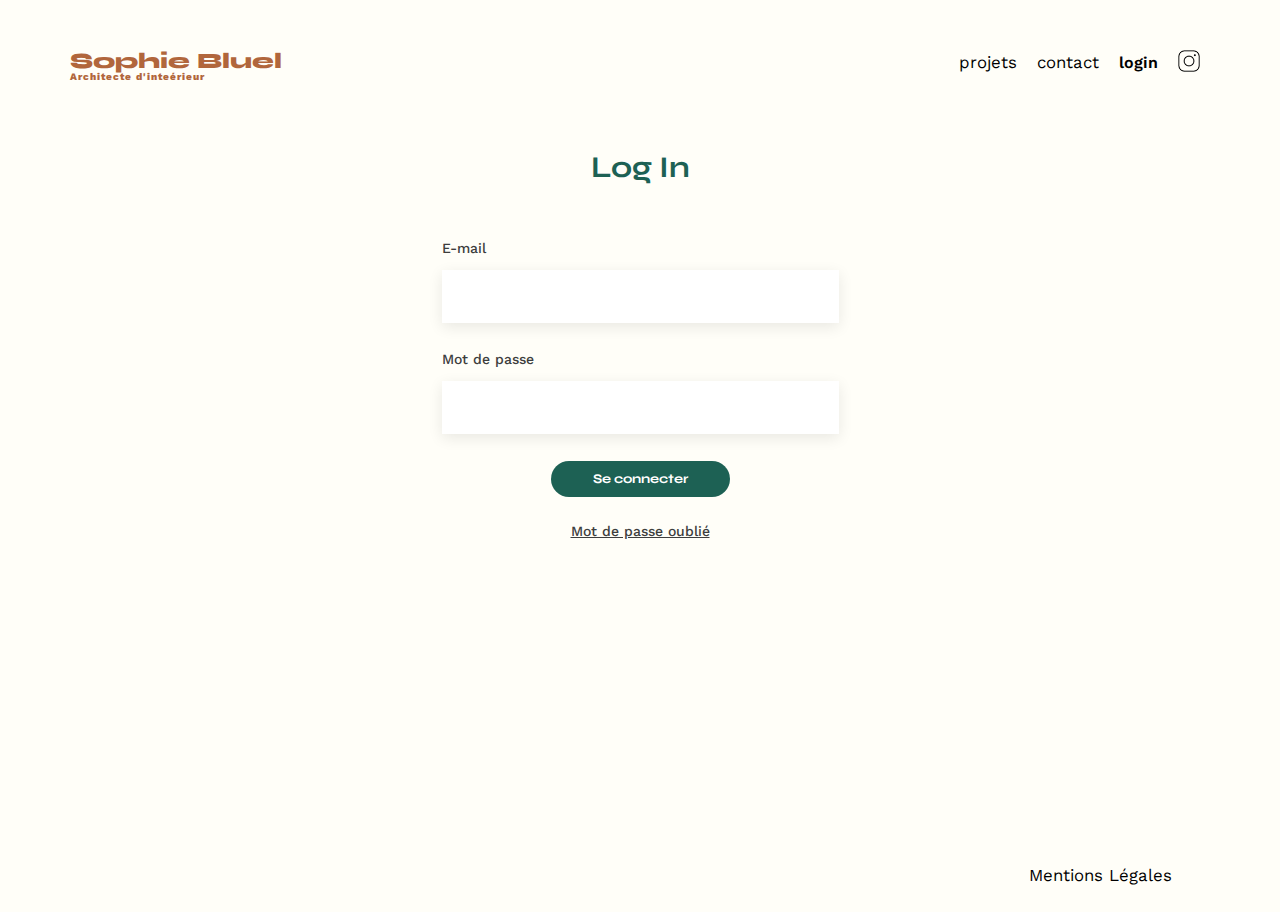
<file: FrontEnd/connexion.html>
<!DOCTYPE html>
<html lang="fr">
<head>
	<meta charset="UTF-8">
	<title>Sophie Bluel - Architecte d'intérieur</title>
	<meta name="viewport" content="width=device-width, initial-scale=1.0">
	<link rel="preconnect" href="https://fonts.googleapis.com">
	<link rel="preconnect" href="https://fonts.gstatic.com" crossorigin>
	<link href="https://fonts.googleapis.com/css2?family=Syne:wght@700;800&family=Work+Sans&display=swap" rel="stylesheet">
	<meta name="description" content="">
	<link rel="stylesheet" href="./assets/style.css">
	<link rel="stylesheet" href="./assets/connexion.css">
	<link rel="stylesheet" href="./assets/modal1.css">
	<link rel="stylesheet" href="./assets/modal2.css">
    <link rel="stylesheet" href="./assets/modal.css">

    <script src="assets/scripts/connexion.js" defer></script>

</head>
<body>
    <header>
        <h1>Sophie Bluel <span>Architecte d'inteérieur</span></h1>
        <nav>
            <ul>
                <li><a href="index.html">projets</a></li>
                <li><a href="index.html#contact">contact</a></li>
                <li><a class="active" href="connexion.html">login</a></li>
                <li><img src="./assets/icons/instagram.png" alt="Instagram"></li>
            </ul>
        </nav>
    </header>

    
    <section id="connexion">
        <h2>Log In</h2>

        <form action="" name="form1" method="post" class="form1" id="form1">
            <label for="email">E-mail</label>
            <input name="email" id="email" type="email">

            <label for="password">Mot de passe</label>
            <input name="password" id="password" type="password">

            <input value="Se connecter" id="submit" type="submit">
        </form>

        <p>Mot de passe oublié</p>

        <span id="erreur"></span>
    </section>
    

    <footer>
        <nav>
            <ul>
                <li>Mentions Légales</li>
            </ul>
        </nav>
    </footer>
    
</body>
</html>
</file>
<file: FrontEnd/assets/connexion.css>
body{
    width: 100%;
    margin:auto;
    font-family: 'Work Sans' ;
    font-size: 14px;
    background: #FFFEF8;
}
.form1{
    display: block;
}

#connexion {
	display: flex;
    justify-content: center;
    align-items: center;
    flex-direction: column;
    height: 100%;
    margin-bottom: 300px;
}
#connexion h2{
	margin-top: 20px;
}
#connexion form {
	text-align: left;
	margin-top: 30px;
	display: flex;
	flex-direction: column;
}
#connexion label {
  color: #3D3D3D;
  font-family: Work Sans;
  font-size: 14px;
  font-style: normal;
  font-weight: 500;
  line-height: normal;
	margin: 2em 0 1em 0;
}
#connexion input[type="email"], input[type="password"]{
  width: 379px;
  height: 51px;
  flex-shrink: 0;
	font-size: 1.2em;
	border: none;
	box-shadow: 0px 4px 14px rgba(0, 0, 0, 0.09);
  padding-left: 16px;
}
#connexion input[type="submit"]{
	font-family: 'Syne';
	font-weight: 700;
	color: white;
	background-color: #1D6154;
	margin : 2em auto ;
	text-align: center;
	border-radius: 60px ;
    border: none;
    width: 179px;
    height: 36px;
    flex-shrink: 0;
}
#connexion input.error{
    border: 1px solid rgba(220, 20, 60, 0.7);
    box-shadow: 0px 0px 4px crimson;
    border-radius: 5px;
}
#connexion p {
    color: #3D3D3D;
    font-family: Work Sans;
    font-size: 14px;
    font-style: normal;
    font-weight: 500;
    line-height: normal;
    text-decoration-line: underline;
    margin-bottom: 2em;
}
#erreur{
    color: #af142e;
    font-family: Work Sans;
    font-size: 16px;
    font-style: normal;
    font-weight: 600;
}

a.active{
    color: #000;
    text-align: center;
    font-family: Work Sans;
    font-size: 16px;
    font-weight: 600;
}

 /* ====================== Modal Déconnexion userId ===================== */

  .modalDeco{
    box-shadow: 0px 4px 14px rgba(0, 0, 0, 0.1), 0 0 0 100vw rgb(0 0 0 / 0.5);
    background: #fff;
    color: #222;
    border: 0;
    border-radius: 10px;
    padding: 0;
  }
  .modalDeco[open]{
      animation: fade-in 400ms forwards;
    -webkit-animation: fade-in 400ms forwards;
  }
  .modalDeco[open]::backdrop {
    background: rgb(0 0 0 / 0.5);
    animation: fade-in 400ms forwards;
    -webkit-animation: fade-in 400ms forwards;
  }
  .modalDeco[open] {
    animation: slide__left 1000ms forwards, fade-in 500ms forwards;
    -webkit-animation: slide__left 1000ms forwards, fade-in 500ms forwards;
  }
  .modalDeco[closing] {
    display: block;
    pointer-events: none;
    inset: 0;
    animation: slide__right 1000ms forwards, fade-out 500ms forwards;
    -webkit-animation: slide__right 1000ms forwards, fade-out 500ms forwards;
  } 
  .container{
    display: flex;
    align-items: center;
    flex-flow: row wrap;
    gap: 14px;
    padding: 25px 20px;
  }
  .container .fa-circle-exclamation{
    font-size: 40px;
    color: #4070f4;
  }
  .container h3{
    font-size: 16px;
    font-family:  sans-serif;
    font-weight: 400;
  }
  .container .divButton{
    display: flex;
    justify-content: flex-end; 
    gap: 1rem;
    width: 100%;
  }
  .container .divButton .btn{
    font-family:  sans-serif;
      color: #fff;
      font-size: 15px;
      font-weight: 400;
      padding: 12px 20px;
      background: #4070f4;
      border-radius: 6px;
      box-shadow: 0 5px 10px rgba(0, 0, 0, 0.1);
      cursor: pointer;
    transition: 0.3s;
    border: 1px solid rgba(0, 0, 0, 0.1);
    letter-spacing: 1px;
  }
  .container .divButton .btnConfirm:hover{
      background: #fff;
      color: #4070f4;
  }
  @keyframes slide__left {
    0% {
      transform: translateX(-100%);
  }
    100% {
      transform: translateX(0%);
      }
  }
  @keyframes slide__right {
    0% {
      transform: translateX(0%);
    }
    100% {
      transform: translateX(100%);
    }
  }
</file>
<file: FrontEnd/assets/modal1.css>
*::after,
*::before {
    margin: 0;
    padding: 0;
    box-sizing: border-box;
    list-style: none;
    scroll-behavior: smooth;
    text-decoration: none;
}
body{
	position: relative;
}
.overlay{
	/*display: none;*/

	visibility: hidden;
	opacity: 0;
	position: fixed;
	top: 0;
	left: 0;
	right: 0;
	bottom: 0;
	/* width: 100%;
	height: 100%; */
	background: rgba(0, 0, 0, 0.8);
	transition: all 0.4s ease-out;
}
.overlay.active{
	/*display: block;*/

	visibility: visible;
	opacity: 1;
	transition: all 0.4s ease-out;
}
.modal1{
	/*display: none;*/
	visibility: hidden;
	opacity: 0;
	position: absolute;
	top: -10%;
	left: 50%;	
	transform: translate(-50%, -50%);
	width: 100%;
	max-width: calc(50ch - 20px);
	min-width: calc(300px - 20px);
	max-height: calc(100vh - 20px);
	overflow: hidden;
	background: #FFF;
	border-radius: 10px;
	-webkit-border-radius: 10px;
	-moz-border-radius: 10px;
	-ms-border-radius: 10px;
	-o-border-radius: 10px;
	padding: 60px 105px 48px 105px;
	box-shadow: 0px 4px 14px rgba(0, 0, 0, 0.09);
	transform: translate(-50%, -100%);
	-webkit-transform: translate(-50%, -100%);
	-moz-transform: translate(-50%, -100%);
	-ms-transform: translate(-50%, -100%);
	-o-transform: translate(-50%, -100%);
	transition: 0.5s all ease-out;
	-webkit-transition: 0.5s all ease-out;
	-moz-transition: 0.5s all ease-out;
	-ms-transition: 0.5s all ease-out;
	-o-transition: 0.5s all ease-out;
}
.modal1.openModale{
	/* display: block; */

	visibility: visible;
	opacity: 1;
	transform: translate(-50%, -50%);
	-webkit-transform: translate(-50%, -50%);
	-moz-transform: translate(-50%, -50%);
	-ms-transform: translate(-50%, -50%);
	-o-transform: translate(-50%, -50%);
}
#modal1.hidden{
	display: flex;
}
#modal1[aria-hidden="true"]{
	animation: fadeOut 0.5s both;
	-webkit-animation: fadeOut 0.5s both;
}

.modal1 .iconsModal1-x{
	display: block;
	position: absolute;
	font-size: 24px;
	top: 30px;
	right: 30px;
	color: #000;
	transition: all 1s ease-out;
	-webkit-transition: all 1s ease-out;
	-moz-transition: all 1s ease-out;
	-ms-transition: all 1s ease-out;
	-o-transition: all 1s ease-out;
}
.modal1 .iconsModal1-x:hover{
	transform: rotate(180deg);
	-webkit-transform: rotate(180deg);
	-moz-transform: rotate(180deg);
	-ms-transform: rotate(180deg);
	-o-transform: rotate(180deg);
}
#modal1-container{
	display: flex;
	justify-content: center;
	flex-flow: column wrap;
}
#modal1-container h3{
	text-align: center;
	font-family: Work Sans;
	font-size: 26px;
	font-weight: 400;
	color: #000;
	padding-bottom: 41px;
}
#modal1-container #modal1-gallerie{
	display: grid;
	flex-wrap: wrap;
	grid-template-columns: repeat(5, 1fr);
	grid-column-gap: 5px;
	grid-row-gap: 25px;
	margin-bottom: 50px;
	position: relative;
}
#modal1-container .boutons{
	display: flex;
	justify-content: center;
	align-items: center;
	flex-flow: column wrap;
	gap: 23px;
	border-top: 1px solid #B3B3B3;
	padding-top: 34px;
}
#modal1-container .boutons #ajouterPhoto{
	display: flex;
	justify-content: center;
	align-items: center;
	border-radius: 60px;
    background: #1D6154;
	font-family: Syne;
	font-size: 14px;
	font-weight: 700;
	color: #FFF;
	width: 237px;
    height: 36px;
    flex-shrink: 0;
	border: 1px solid #1D6154;
}
#modal1-container .boutons #supprimeGallerie{
	display: flex;
	justify-content: center;
	align-items: center;
	font-family: Syne;
	font-size: 14px;
	background-color: transparent;
	font-weight: 400;
	color: #D65353;
	width: 230px;
}
#modal1-gallerie figure{
	position: relative;
}
#modal1-gallerie figure img{
	display: block;
	width: 100%;
	height: 100%;
	object-fit: cover;
	padding: 2px 0;
	position: relative;
}
.editer{
	display: flex;
	color: #000;
	text-align: center;
	font-family: Work Sans;
	font-size: 12px;
	font-weight: 400;
	background: #FFF;
	border: none
}
.fa-trash-can{
	position: absolute;
	display: flex;
	justify-content: center;
	align-items: center;
	top: 8px;
	right: 5px;
	width: 17px;
	height: 17px;
	font-size: 9px;
	background: #000;
	color: #fff;
	border-radius: 3px;
	-webkit-border-radius: 3px;
	-moz-border-radius: 3px;
	-ms-border-radius: 3px;
	-o-border-radius: 3px;
	cursor: pointer;
}
.fa-arrows-up-down-left-right{
    position: absolute;
    display: none;
    justify-content: center;
    align-items: center;
    top: 8px;
    right: 27px;
    width: 17px;
    height: 17px;
    font-size: 9px;
    background: #000;
    color: #fff;
    border-radius: 3px;
    -webkit-border-radius: 3px;
    -moz-border-radius: 3px;
    -ms-border-radius: 3px;
    -o-border-radius: 3px;
    cursor: pointer;
    animation: fade 0.3s ease-out;
    -webkit-animation: fade 0.3s ease-out;
}
figure:hover .fa-arrows-up-down-left-right{
    display: flex;
}
@keyframes fade{
	from { opacity: 0; }
	to { opacity: 1; }
}

.delete{
    display: none;
}
</file>
<file: FrontEnd/assets/modal2.css>
*::after,
*::before {
  margin: 0;
  padding: 0;
  box-sizing: border-box;
  list-style: none;
  scroll-behavior: smooth;
  text-decoration: none;
}
#modal2{
    display: none;
    justify-content: center;
    align-items: center;
    flex-wrap: wrap;
    width: 630px;
    max-width: calc(100% - 20px);
    max-height: calc(100vh - 20px);
    overflow: hidden;
    background: #FFF;
    position: absolute;
    top: -10%;
    left: 50%;
    box-shadow: 0px 4px 14px rgba(0, 0, 0, 0.09);
    transform: translate(-50%, -50%);
    animation: slide-left 1000ms forwards, fade-in 500ms forwards;
    -webkit-animation: slide-left 1000ms forwards, fade-in 500ms forwards;
    border-radius: 10px;
    -webkit-border-radius: 10px;
    -moz-border-radius: 10px;
    -ms-border-radius: 10px;
    -o-border-radius: 10px;
}
#modal2.hidden{
	display: flex;
}
#modal2[aria-hidden="true"]{
    animation: slide-right 1000ms forwards, fade-out 1000ms forwards;
    -webkit-animation: slide-right 1000ms forwards, fade-out 1000ms forwards;
}
@keyframes fadeIn{
	from {
        opacity: 0;
        transform: translate(-50%, calc(-50% - 50px));
        -webkit-transform: translate(-50%, calc(-50% - 50px));
        -moz-transform: translate(-50%, calc(-50% - 50px));
        -ms-transform: translate(-50%, calc(-50% - 50px));
        -o-transform: translate(-50%, calc(-50% - 50px));
    }
	to { 
		transform: translate(-50%, calc(-50% - 0px));
		-webkit-transform: translate(-50%, calc(-50% - 0px));
		-moz-transform: translate(-50%, calc(-50% - 0px));
		-ms-transform: translate(-50%, calc(-50% - 0px));
		-o-transform: translate(-50%, calc(-50% - 0px));
		opacity: 1;
	}
}
@keyframes fadeOut{
	from { opacity: 1; }
	to { opacity: 0; }
}
@keyframes slide-left{
    0% {
        transform: translate(-100%, calc(-50% - 0%));
        -webkit-transform: translate(-100%, calc(-50% - 0%));
        -moz-transform: translate(-100%, calc(-50% - 0%));
        -ms-transform: translate(-100%, calc(-50% - 0%));
        -o-transform: translate(-100%, calc(-50% - 0%));
    }
    100% {
        transform: translate(-50%, calc(-50% - 0%));
        -webkit-transform: translate(-50%, calc(-50% - 0%));
        -moz-transform: translate(-50%, calc(-50% - 0%));
        -ms-transform: translate(-50%, calc(-50% - 0%));
        -o-transform: translate(-50%, calc(-50% - 0%));
    }
}
@keyframes slide-right{
    0% {
        transform: translate(-50%, calc(-50% - 0%));
        -webkit-transform: translate(-50%, calc(-50% - 0%));
        -moz-transform: translate(-50%, calc(-50% - 0%));
        -ms-transform: translate(-50%, calc(-50% - 0%));
        -o-transform: translate(-50%, calc(-50% - 0%));
    }
    100% {
        transform: translate(100%, calc(-50% - 0%));
        -webkit-transform: translate(100%, calc(-50% - 0%));
        -moz-transform: translate(100%, calc(-50% - 0%));
        -ms-transform: translate(100%, calc(-50% - 0%));
        -o-transform: translate(100%, calc(-50% - 0%));
    }
}
@keyframes fade-in{
    0% {
      opacity: 0;
    }
    100% {
      opacity: 1;
    }
}
  
  
@keyframes fade-out{
    0% {
      opacity: 1;
    }
    100% {
      opacity: 0;
    }
}
#modal2 .iconsModal2{
    display: flex;
    justify-content: space-between;
    width: 100%;
    padding: 26px 30px 10px 30px;
}
#modal2 .icons{
    display: flex;
    justify-content: center;
    align-items: center;
	font-size: 24px;
	color: #000;
}
#modal2-container{
	display: flex;
	justify-content: center;
	flex-direction: column;
}
#modal2-container h3{
	text-align: center;
	font-family: Work Sans;
	font-size: 26px;
	font-weight: 400;
	color: #000;
	padding-bottom: 36px;
}
#modal2-container .form2{
    display: flex;
    text-align: left;
    align-items: center;
    flex-direction: column;
}
.ajoutPhoto{
    display: flex;
    justify-content: center;
    align-items: center;
    flex-direction: column;
    width: 100%;
    height: 169px;
    border-radius: 3px;
    background: #E8F1F6;
    position: relative;
}
.ajoutPhoto .wrapper-previewImage{
    position: absolute;
    top: 0;
    max-width: 126px;
    max-height: 160px;
	display: none;
	grid-template-columns: 1fr;
    justify-content: center;
    align-items: center;
    flex-wrap: wrap;
}
.ajoutPhoto .wrapper-previewImage img{
    width: 100%;
    height: 100%;
    object-fit: cover;
}
.form2 .ajoutPhoto .fa-image{
    color: #B9C5CC;
    -webkit-text-stroke: transparent;
    font-size: 76px;
    padding-bottom: 10px;
    display: flex;
    opacity: 1;
}
.form2 .ajoutPhoto .label_image{
    display: flex;
    justify-content: center;
    align-items: center;
    border-radius: 50px;
    background: #CBD6DC;
    width: 173px;
    height: 36px;
    flex-shrink: 0;
    font-family: Work Sans;
    font-size: 14px;
    font-weight: 500;
    color: #306685;
    border: #CBD6DC;
    position: relative;
    cursor: pointer;
}
.form2 .ajoutPhoto input{
    display: block;
    position: absolute;
    top: 232px;
    width: 173px;
    min-height: 36px;
    font-size: 24px;
    appearance: none;
    opacity: 0;
    border-radius: 50px;
    cursor: pointer;
}
.form2 .ajoutPhoto .p_image_preview{
    display: block;
    text-align: center;
    font-family: Work Sans;
    font-size: 10px;
    font-weight: 400;
    color: #444;
    padding-top: 7px;
}
.formTitleCat{
    display: flex;
    justify-content: center;
    align-items: center;
    flex-direction: column;
    position: relative;
}
.formTitleCat label {
    width: 100%;
    text-align: start;
    color: #3D3D3D;
    font-family: Work Sans;
    font-size: 14px;
    font-weight: 500;
	margin: 2em 0 1em 0;
}
.formTitleCat input[type="text"]{
    display: block;
    font-family: Work Sans;
    font-weight: 400;
    color: #444;
    padding: 18px 0 17px 16px;
    width: 436px;
    height: 100%;
	font-size: 15px;
	border: none;
	box-shadow: 0px 4px 14px rgba(0, 0, 0, 0.09);
}
/********* efface la petite flèche d'origine, et on change pour une image *********/
.formTitleCat select{
    display: block;
    -webkit-appearance: none;
    -moz-appearance: none;
    background: transparent;
    background-image: url(images/chevron-down-solid\ 1.png); 
    background-repeat: no-repeat;
    background-position-x: 95%;
    background-position-y: 20px;
    width: 11.18px;
    height: 11.18px;
    margin-bottom: 47px;
    font-family: Work Sans;
    width: 100%;
    height: 100%;
    border: none;
    border-radius: 5px;
    padding: 18px 0 17px 16px;
    color: #444;
    background-color: rgb(255, 255, 255);
    box-shadow: 0px 4px 14px rgba(0, 0, 0, 0.09);
    font-size: 15px;
    font-weight: 400;
    overflow: hidden;
}
.valider{
    border-top: 1px solid #B3B3B3;
    width: 100%;
    padding-top: 4px;
    margin-bottom: 20px;
}
.valider #submit{
    display: block;
    width: 237px;
    height: 36px;
    border-radius: 60px;
    color: #FFF;
    text-align: center;
    font-family: Syne;
    font-size: 14px;
    font-weight: 700;  
    border: none;
    cursor: pointer;
    border-radius: 60px;
    background: #A7A7A7;   
}
#submit.val{
    background: #1D6154;
}
#erreur-title{
    display: none;
    justify-content: flex-start;
    align-items: center;
    width: 99%;
    color: crimson;
    font-size: 15px;
    font-weight: 400;
    margin-top: 3px;
}
#erreur-categorie{
    display: none;
    justify-content: flex-start;
    align-items: center;
    position: absolute;
    width: 99%;
    bottom: 10%;
    color: crimson;
    font-size: 15px;
    font-weight: 400;
    margin-top: 3px;
}
#erreur-image{
    display: none;
    justify-content: flex-start;
    align-items: center;
    position: absolute;
    width: 99%;
    bottom: -17px;
    color: crimson;
    font-size: 15px;
    font-weight: 400;
    margin-top: 3px;
}
#succes{
    display: none;
    color: crimson;
    font-size: 15px;
    font-weight: 400;
    margin-bottom: 3px;
}
</file>
<file: FrontEnd/assets/modal.css>
*::after,
*::before {
  margin: 0;
  padding: 0;
  box-sizing: border-box;
  list-style: none;
  scroll-behavior: smooth;
  text-decoration: none;
}

.modal3{
	max-width: 600px;
	box-shadow: 0px 4px 14px rgba(0, 0, 0, 0.1),
	0 0 0 100vw rgba(0, 0, 0, 0.5);
    border-radius: 24px;
	border: none;
	color: #4070f4;
	background: #fff;
	font-family: Work Sans;
	padding: 0;
	z-index: 100;
}
.modal3-container{
	display: flex;
    justify-content: center;
	align-items: center;
    flex-direction: column;
	gap: 25px;
	padding: 35px 30px;
}
.modal3::backdrop{
    background: rgba(0, 0, 0, 0.5);
	opacity: 0;
}
.modal3[open] {
	animation: swirl-in-top-bck 0.65s ease-out forwards, fade-in 500ms forwards;

}
.modal3[closing] {
	display: block;
	pointer-events: none;
	inset: 0;
	animation: slide-bottom 1000ms forwards, fade-out 500ms forwards;
}
.modal3-container .boutons{
	display: flex;
	justify-content: center;
	align-items: center;
	flex-flow: row wrap;
	gap: 10px;
}
.btn-modal3{
	color: #fff;
	font-size: 15px;
	font-weight: 400;
	padding: 12px 20px;
	border: none;
	background: #4070f4;
	border-radius: 6px;
	box-shadow: 0 5px 10px rgba(0, 0, 0, 0.1);
	cursor: pointer;
}
.btn-modal3:hover{
	background: #265df2;
}
.modal3 .fa-circle-check{
	font-size: 90px;
	color: #4070f4;
}
.modal3 h2{
	margin-top: 15px;
	font-family: 'Syne';
	font-weight: 500;
	font-size: 30px;
	color: #333;
}
.modal3 h3{
	font-size: 18px;
	color: #333;
}
.modal[closing] {
    display: block;
    pointer-events: none;
    inset: 0;
    animation: slide-bottom 1000ms forwards, fade-out 500ms forwards;
    -webkit-animation: slide-bottom 1000ms forwards, fade-out 500ms forwards;
}
@keyframes swirl-in-top-bck {
0% {
	transform: rotate(540deg) scale(5);
	transform-origin: 50% 0;
	opacity: 0;
    }
100% {
	transform: rotate(0) scale(1);
	transform-origin: 50% 0;
	opacity: 1;
    }
}

@keyframes fade-in {
0% {
    opacity: 0;
   }
100% {
    opacity: 1;
   }
}
@keyframes fade-out {
0% {
    opacity: 1;
   }
100% {
    opacity: 0;
   }
}
@keyframes slide-up {
0% {
    transform: translateY(100%);
}
100% {
    transform: translateY(0%);
}
}
@keyframes slide-bottom {
0% {
    transform: translateY(0%);
}
100% {
    transform: translateY(100%);
    }
}

/* MODAL 4 */

.modal4{
	max-width: 600px;
	box-shadow: 0px 4px 14px rgba(0, 0, 0, 0.1),
	0 0 0 100vw rgba(0, 0, 0, 0.5);
    border-radius: 24px;
	border: none;
	color: #4070f4;
	background: #fff;
	font-family: Work Sans;
	z-index: 100;
}
.modal4-container{
	position: relative;
	display: flex;
    justify-content: center;
	align-items: center;
    flex-direction: column;
	gap: 20px;
	padding: 35px 30px;
}
.modal4::backdrop{
    background: rgba(0, 0, 0, 0.5);
	opacity: 0;
}
.modal4[open] {
	animation: puff-in-center 0.7s cubic-bezier(0.470, 0.000, 0.745, 0.715) forwards,
	fade-in 500ms forwards;
}
.modal4[closing] {
	display: block;
	pointer-events: none;
	inset: 0;
	animation: puff-out-center 1s cubic-bezier(0.165, 0.840, 0.440, 1.000) forwards;
}
.modal4-container .boutons{
	display: flex;
	justify-content: flex-start;
	align-items: center;
	width: 100%;
	flex-flow: row wrap;
	gap: 10px;
	margin-top: 50px;
	font-family:  sans-serif;
}
.btn-modal4{
	color: #fff;
	font-size: 15px;
	font-weight: 400;
	padding: 12px 18px;
	border: none;
	background: rgb(218, 37, 73);
	border-radius: 6px;
	box-shadow: 0 5px 10px rgba(0, 0, 0, 0.1);
	cursor: pointer;
}
.btn-modal4:hover{
	background: crimson;
}
.modal4 .fa-rocket{
	font-size: 90px;
	color: rgb(218, 37, 73);
}
.modal4 h2{
	margin-top: 15px;
	font-family: 'Syne';
	font-weight: 500;
	font-size: 30px;
	color: #333;
}
.modal4 span{
	font-family: 'Syne';
	color: crimson;
	text-transform: capitalize;
	font-size: 18px;
}
@keyframes puff-out-center {
    0% {
	transform: scale(1);
	filter: blur(0px);
	opacity: 1;
	}
    100% {
	transform: scale(2);
	filter: blur(4px);
	opacity: 0;
	}
}
@keyframes puff-in-center {
	0% {
	  transform: scale(2);
	  filter: blur(4px);
	  opacity: 0;
	}
	100% {
	  transform: scale(1);
	  filter: blur(0px);
	  opacity: 1;
	}
}
.image-confirm{
	display: flex;
	justify-content: flex-start;
	flex-direction: column;
	gap: 20px;
	padding-top: 10px;
	width: 100%;
}
.image-confirm li{
	display: grid;
	grid-template-rows: 1fr;
}
.image-confirm li a{
	font-family:  sans-serif;
	font-size: 17px;
	font-weight: 400;
	color: #333;
	text-align: start;
	text-transform: none;
}
.image-confirm li a img{
	display: block;
	position: absolute;
	width: 14%;
	aspect-ratio: 10 / 15;
	object-fit: cover;
	box-shadow: 0 5px 10px rgba(0, 0, 0, 0.1);
	left: 40%;
	bottom: 18%;
	opacity: 0;
	animation: slide-lefte 1s 0.7s forwards;	
}
@keyframes slide-lefte {
	0%{
		opacity: 0;
		transform: translateX(-100%);
	}
	100%{
		transform: translateX(0%);
		opacity: 1;
	}
}
</file>
<file: FrontEnd/assets/style.css>
/* http://meyerweb.com/eric/tools/css/reset/
   v2.0 | 20110126
   License: none (public domain)
*/

html, body, div, span, applet, object, iframe,
h1, h2, h3, h4, h5, h6, p, blockquote, pre,
a, abbr, acronym, address, big, cite, code,
del, dfn, em, img, ins, kbd, q, s, samp,
small, strike, strong, sub, sup, tt, var,
b, u, i, center,
dl, dt, dd, ol, ul, li,
fieldset, form, label, legend,
table, caption, tbody, tfoot, thead, tr, th, td,
article, aside, canvas, details, embed,
figure, figcaption, footer, header, hgroup,
menu, nav, output, ruby, section, summary,
time, mark, audio, video {
	margin: 0;
	padding: 0;
	border: 0;
	font-size: 100%;
	font: inherit;
	vertical-align: baseline;
	text-decoration: none;
}
html{
	scroll-behavior: smooth;
}
/* HTML5 display-role reset for older browsers */
article, aside, details, figcaption, figure,
footer, header, hgroup, menu, nav, section {
	display: block;
}
body {
	line-height: 1;
}
ol, ul {
	list-style: none;
}
blockquote, q {
	quotes: none;
}
blockquote:before, blockquote:after,
q:before, q:after {
	content: '';
	content: none;
}
table {
	border-collapse: collapse;
	border-spacing: 0;
}
/** end reset css**/
body {
	max-width: 1140px;
	margin:auto;
	font-family: 'Work Sans' ;
	font-size: 14px;
	background: #FFFEF8;
}
figcaption{
color: #3D3D3D;
font-family: Work Sans;
font-size: 15px;
font-style: normal;
font-weight: 400;
line-height: normal;
}
header {
	display: flex;
	justify-content: space-between;
	margin: 50px 0
}
/************ Début init css *************/

.banniere{
    width: 100%;
	display: none;
	justify-content: center;
	align-items: center;
	flex-wrap: wrap;
	height: 59px;
	background: #000;
	gap: 31px;
}
.edition{
	color: #FFF;
    text-align: center;
    font-family: Work Sans;
    font-size: 16px;
    font-weight: 400;
}
.edition .fa-pen-to-square{
	padding-right: 14px;
}
.changement{
	display: flex;
	justify-content: center;
	align-items: center;
	flex-shrink: 0;
	color: #000;
    text-align: center;
    font-family: Work Sans;
    font-size: 14px;
    font-weight: 500;
	border-radius: 60px;
    background: #FFF;
	width: 216px;
    height: 38px;
}

.MesProjets{
	display: flex;
	align-items: center;
	justify-content: center;
	gap: 31px;
}
.modif, .modifier{
	color: #000;
	text-align: center;
	font-family: Work Sans;
	font-size: 14px;
	font-weight: 400;
}
.modif .fa-pen-to-square{
	padding-right: 14px;
}
/************ Fin init css *************/

/************ Code déjà en place *************/
section {
	margin: 50px 0
}
h1{
	display: flex;
	flex-direction: column;
	font-family: 'Syne';
	font-size: 22px;
	font-weight: 800;
	color: #B1663C
}
h1 > span {
	font-family: 'Work Sans';
	font-size:10px;
	letter-spacing: 0.1em;
}
h2{
	font-family: 'Syne';
	font-weight: 700;
	font-size: 30px;
	color: #1D6154
}
nav ul {
	display: flex;
	align-items: center;
	list-style-type: none;
}
nav li {
	padding: 0 10px;
	font-size: 1.2em;
}
nav li a{
	text-decoration: none;
	color: #000;
}
li a:hover {
	color: #B1663C;
}
a.active{
    color: #000;
    text-align: center;
    font-family: Work Sans;
    font-size: 16px;
    font-weight: 600;
}
nav li img{
	width: 22px;
	height: 22px;
}
#introduction {
	display: flex;
	align-items: center;
}
#introduction figure {
	flex: 1;
	margin-bottom: 6rem;
}
#introduction  a{
	display: flex;
	margin: 14px auto;
	width: 80%;
}
#introduction img {
	display: block;
	margin: auto;
	width: 80%;
}
#introduction article {
	flex: 1
}
#introduction h2 {
	margin-bottom: 1em;
}
#introduction p {
	margin-bottom: 0.5em;
}
#portfolio{
	position: relative;
}
#portfolio .portfolio-title{
	display: flex;
	justify-content: center;
	align-items: center;
	margin-bottom: 1em;
	gap: 31px;
	margin-bottom: 51px;	
}

/************ Début Category css *************/

.category{
	display: flex;
	justify-content: center;
	align-items: center;
	flex-wrap: wrap;
	margin-bottom: 50px;
	gap: 10px;
}
.category button{
	text-decoration: none;
	color: #1D6154;
	background: #fff;
    text-align: center;
	font-size: 16px;
	font-style: normal;
	font-weight: 700;
	line-height: normal;
	border-radius: 60px;
	border: 1px solid #1D6154;
	font-family: Syne;
	padding: 9px 13px;
	cursor: pointer;
}
button.active{
	color: #fff;
	background: #1D6154;
}
/************ Fin Category css *************/

/************ Début Gallery css *************/
.gallery {
	width: 100%;
	display: grid;
	grid-template-columns: 1fr 1fr 1fr;
	grid-column-gap: 20px;
	grid-row-gap: 20px;
}
.gallery img {
	width: 100%;
	object-fit: cover;
}
/************ Fin Gallery css *************/

/************ Code déjà en place *************/
#contact {
	width: 50%;
    margin: auto;
}
#contact > * {
	text-align: center;
}
#contact h2{
	margin-bottom: 20px;
}
#contact form {
	text-align: left;
	margin-top:30px;
	display: flex;
	flex-direction: column;
}
#contact input {
	height: 50px;
	font-size: 1.2em;
	border: none;
	box-shadow: 0px 4px 14px rgba(0, 0, 0, 0.09);
}
#contact label {
	margin: 2em 0 1em 0;
}
#contact textarea {
	border: none;
	box-shadow: 0px 4px 14px rgba(0, 0, 0, 0.09);
}
input[type="submit"]{
	font-family: 'Syne';
	font-weight: 700;
	color: white;
	background-color: #1D6154;
	margin: 2em auto ;
	width: 180px;
	text-align: center;
	border-radius: 60px ;
	-webkit-border-radius: 60px ;
	-moz-border-radius: 60px ;
	-ms-border-radius: 60px ;
	-o-border-radius: 60px ;
}
footer nav ul {
	display: flex;
	justify-content: flex-end;
	margin: 2em;
}

/************  *************/
.confirm{
	font-size: 16px;
	font-family: 'Syne';
	font-weight: 500;
	color: crimson;
	padding: 10px 0;
}
</file>
